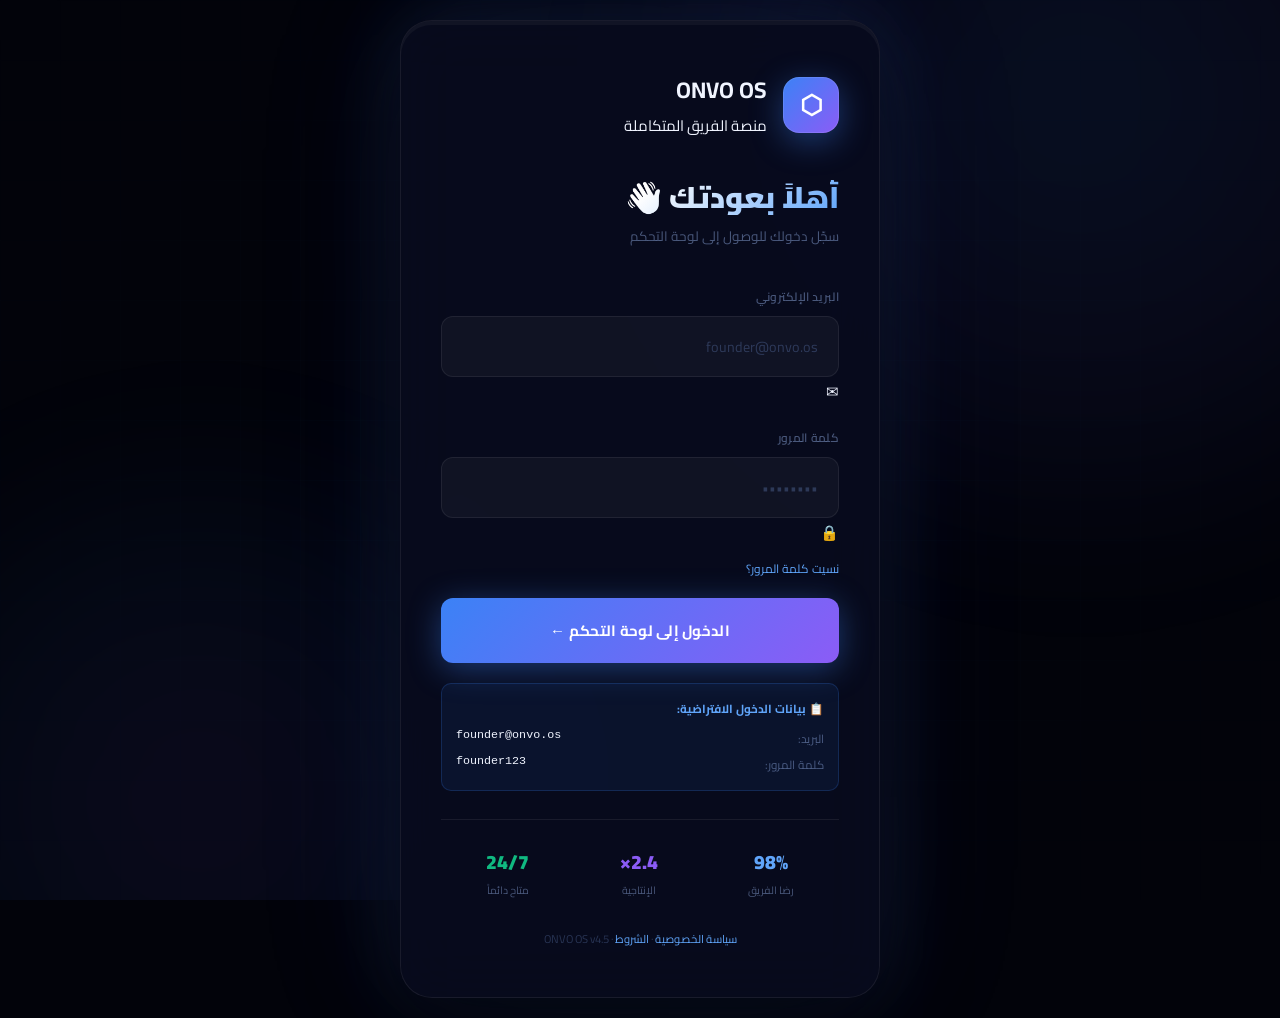
<file: index.html>
<!DOCTYPE html>
<html lang="ar" dir="rtl">
<head>
    <meta charset="UTF-8">
    <meta name="viewport" content="width=device-width, initial-scale=1.0, maximum-scale=1.0, user-scalable=no">
    <meta name="theme-color" content="#02030a">
    <meta name="apple-mobile-web-app-capable" content="yes">
    <meta name="apple-mobile-web-app-status-bar-style" content="black-translucent">
    <title>ONVO OS — تسجيل الدخول</title>
    <link rel="stylesheet" href="style.css">
    <link rel="icon" type="image/svg+xml" href="data:image/svg+xml,<svg xmlns='http://www.w3.org/2000/svg' viewBox='0 0 100 100'><text y='.9em' font-size='90'>⬡</text></svg>">
</head>
<body class="login-page">
    <!-- Ambient Background -->
    <div class="ambient"></div>
    <div class="ambient-mid"></div>
    <div class="grid-overlay"></div>

    <!-- Login Card -->
    <div class="login-card">
        <!-- Logo -->
        <div class="login-logo">
            <div class="logo-mark">⬡</div>
            <div class="login-logo-text">
                <h2>ONVO OS</h2>
                <span>منصة الفريق المتكاملة</span>
            </div>
        </div>

        <!-- Headline -->
        <h1 class="login-headline">أهلاً بعودتك 👋</h1>
        <p class="login-sub">سجّل دخولك للوصول إلى لوحة التحكم</p>

        <!-- Login Form -->
        <form id="loginForm" onsubmit="handleLogin(event)">
            <div class="form-group form-input-icon">
                <label class="form-label">البريد الإلكتروني</label>
                <input type="email" class="form-input" id="loginEmail" placeholder="founder@onvo.os" required>
                <span class="icon">✉</span>
            </div>

            <div class="form-group form-input-icon">
                <label class="form-label">كلمة المرور</label>
                <input type="password" class="form-input" id="loginPassword" placeholder="••••••••" required>
                <span class="icon">🔒</span>
            </div>

            <div class="forgot-row">
                <a href="#" class="forgot-link" onclick="openResetModal(); return false;">نسيت كلمة المرور؟</a>
            </div>

            <div class="login-error" id="loginError">
                <span>⚠️</span>
                <span id="loginErrorMessage">البريد أو كلمة المرور غير صحيحة</span>
            </div>

            <button type="submit" class="btn-primary" id="loginBtn">
                الدخول إلى لوحة التحكم ←
            </button>
        </form>

        <!-- Default Credentials Info -->
        <div style="margin-top: 20px; padding: 14px; background: rgba(59, 130, 246, 0.08); border: 1px solid rgba(59, 130, 246, 0.2); border-radius: 10px; font-size: 0.78rem; color: var(--t3);">
            <div style="font-weight: 700; color: var(--blue-bright); margin-bottom: 6px;">📋 بيانات الدخول الافتراضية:</div>
            <div style="display: flex; justify-content: space-between; margin-top: 8px;">
                <span>البريد:</span>
                <span style="color: var(--t1); font-family: monospace;" dir="ltr">founder@onvo.os</span>
            </div>
            <div style="display: flex; justify-content: space-between; margin-top: 4px;">
                <span>كلمة المرور:</span>
                <span style="color: var(--t1); font-family: monospace;" dir="ltr">founder123</span>
            </div>
        </div>

        <!-- Stats -->
        <div style="display: flex; justify-content: space-around; margin-top: 28px; padding-top: 24px; border-top: 1px solid var(--border-1);">
            <div style="text-align: center;">
                <div style="font-size: 1.3rem; font-weight: 900; color: var(--blue-bright);">98%</div>
                <div style="font-size: 0.7rem; color: var(--t3);">رضا الفريق</div>
            </div>
            <div style="text-align: center;">
                <div style="font-size: 1.3rem; font-weight: 900; color: var(--violet);">2.4×</div>
                <div style="font-size: 0.7rem; color: var(--t3);">الإنتاجية</div>
            </div>
            <div style="text-align: center;">
                <div style="font-size: 1.3rem; font-weight: 900; color: var(--emerald);">24/7</div>
                <div style="font-size: 0.7rem; color: var(--t3);">متاح دائماً</div>
            </div>
        </div>

        <!-- Footer -->
        <div class="login-footer">
            <a href="#">سياسة الخصوصية</a> · <a href="#">الشروط</a> · ONVO OS v4.5
        </div>
    </div>

    <!-- Reset Password Modal -->
    <div class="reset-modal" id="resetModal">
        <div class="reset-box">
            <h3>🔑 استعادة كلمة المرور</h3>
            <p>أدخل بريدك الإلكتروني وسنرسل لك رابط إعادة التعيين</p>
            <div class="form-group">
                <input type="email" class="form-input" id="resetEmail" placeholder="example@company.com">
            </div>
            <button class="btn-primary" onclick="sendResetLink()">إرسال رابط الاستعادة</button>
            <div class="success-note" id="resetSuccess">✅ تم الإرسال! تفقّد بريدك.</div>
            <button class="section-action" onclick="closeResetModal()" style="width: 100%; margin-top: 12px;">إغلاق</button>
        </div>
    </div>

    <!-- ═══════════════════════════════════════
         LOGIN JAVASCRIPT — كامل ومتكامل
         ═══════════════════════════════════════ -->
    <script>
    // ═══════════════════════════════════════
    //  ONVO OS — Login Handler v4.5
    // ═══════════════════════════════════════

    // Default Founder Credentials
    const DEFAULT_FOUNDER = {
        id: 'user_founder',
        email: 'founder@onvo.os',
        password: 'founder123',
        name: 'مؤسس أونفو',
        username: 'founder',
        role: 'مؤسس',
        department: 'founder',
        level: 'c-level',
        status: 'active',
        createdAt: new Date().toISOString()
    };

    // Initialize default user if not exists
    function initDefaultUser() {
        const users = JSON.parse(localStorage.getItem('onvo_users') || '[]');
        if (users.length === 0) {
            users.push({ ...DEFAULT_FOUNDER });
            localStorage.setItem('onvo_users', JSON.stringify(users));
            console.log('✅ تم إنشاء حساب المؤسس الافتراضي');
            console.log('📧 Email:', DEFAULT_FOUNDER.email);
            console.log('🔑 Password:', DEFAULT_FOUNDER.password);
        }
        return users;
    }

    // Login Handler
    async function handleLogin(event) {
        event.preventDefault();
        
        const email = document.getElementById('loginEmail').value.trim();
        const password = document.getElementById('loginPassword').value;
        const btn = document.getElementById('loginBtn');
        const errorEl = document.getElementById('loginError');
        const errorMsg = document.getElementById('loginErrorMessage');
        
        // Show loading
        btn.innerHTML = '<span class="spinner"></span> جاري الدخول...';
        btn.disabled = true;
        errorEl.classList.remove('show');
        errorEl.style.display = 'none';
        
        // Small delay for better UX
        await new Promise(resolve => setTimeout(resolve, 800));
        
        try {
            // Initialize default user
            initDefaultUser();
            
            // Check against stored users
            const users = JSON.parse(localStorage.getItem('onvo_users') || '[]');
            let user = users.find(u => 
                (u.email === email || u.username === email) && 
                u.password === password && 
                u.status === 'active'
            );
            
            // Fallback to default founder
            if (!user && email === DEFAULT_FOUNDER.email && password === DEFAULT_FOUNDER.password) {
                user = { ...DEFAULT_FOUNDER };
            }
            
            if (user) {
                // Store session
                sessionStorage.setItem('onvo_user', JSON.stringify({
                    id: user.id,
                    name: user.name,
                    username: user.username,
                    role: user.role,
                    email: user.email,
                    department: user.department,
                    level: user.level
                }));
                
                // Show success
                btn.innerHTML = '✅ تم تسجيل الدخول...';
                btn.style.background = 'linear-gradient(135deg, #10b981, #059669)';
                
                // Redirect to app
                setTimeout(() => {
                    window.location.href = 'app.html';
                }, 1000);
            } else {
                throw new Error('البريد الإلكتروني أو كلمة المرور غير صحيحة');
            }
        } catch (err) {
            errorEl.style.display = 'flex';
            errorEl.classList.add('show');
            errorMsg.textContent = err.message;
            btn.innerHTML = 'الدخول إلى لوحة التحكم ←';
            btn.disabled = false;
            btn.style.background = 'linear-gradient(135deg, var(--blue) 0%, var(--violet) 100%)';
            
            // Shake animation
            const loginCard = document.querySelector('.login-card');
            loginCard.style.animation = 'none';
            setTimeout(() => {
                loginCard.style.animation = 'shake 0.5s cubic-bezier(.36,.07,.19,.97) both';
            }, 10);
        }
    }

    // Add shake animation
    const style = document.createElement('style');
    style.textContent = `
        @keyframes shake {
            10%, 90% { transform: translateX(-1px); }
            20%, 80% { transform: translateX(2px); }
            30%, 50%, 70% { transform: translateX(-4px); }
            40%, 60% { transform: translateX(4px); }
        }
    `;
    document.head.appendChild(style);

    // Reset Modal Functions
    function openResetModal() {
        document.getElementById('resetModal').classList.add('open');
    }

    function closeResetModal() {
        document.getElementById('resetModal').classList.remove('open');
        document.getElementById('resetSuccess').classList.remove('show');
    }

    function sendResetLink() {
        const email = document.getElementById('resetEmail').value;
        if (!email) {
            alert('يرجى إدخال البريد الإلكتروني');
            return;
        }
        document.getElementById('resetSuccess').classList.add('show');
    }

    // Initialize on page load
    document.addEventListener('DOMContentLoaded', () => {
        initDefaultUser();
        console.log('🚀 ONVO OS Login Ready');
        console.log('📝 Default Credentials:');
        console.log('   Email: founder@onvo.os');
        console.log('   Password: founder123');
    });

    // Clear session on page unload (optional)
    window.addEventListener('beforeunload', () => {
        // Keep session for now
    });
    </script>
</body>
</html>
</file>
<file: style.css>
@import url('https://fonts.googleapis.com/css2?family=Cairo:wght@300;400;500;600;700;800;900&family=Tajawal:wght@300;400;500;700;800&display=swap');

/* ═══════════════════════════════════════
   ONVO OS v4.5 — Premium Mobile-First Design
   Glassmorphism + Neumorphism + 3D Effects
═══════════════════════════════════════ */

:root {
    /* Core Palette - Premium Dark */
    --void: #02030a;
    --deep: #05071a;
    --surface: #080c1f;
    --elevated: #0d1230;

    /* Glass Effects */
    --glass-1: rgba(255, 255, 255, 0.03);
    --glass-2: rgba(255, 255, 255, 0.055);
    --glass-3: rgba(255, 255, 255, 0.08);
    --glass-blur: 24px;

    /* Borders */
    --border-1: rgba(255, 255, 255, 0.07);
    --border-2: rgba(255, 255, 255, 0.12);
    --border-hot: rgba(99, 179, 237, 0.35);

    /* Brand Colors */
    --blue: #3b82f6;
    --blue-bright: #60a5fa;
    --blue-glow: rgba(59, 130, 246, 0.4);
    --blue-dim: rgba(59, 130, 246, 0.12);
    --indigo: #6366f1;
    --indigo-glow: rgba(99, 102, 241, 0.35);
    --violet: #8b5cf6;
    --violet-glow: rgba(139, 92, 246, 0.3);
    --cyan: #06b6d4;
    --emerald: #10b981;
    --emerald-glow: rgba(16, 185, 129, 0.3);
    --amber: #f59e0b;
    --rose: #f43f5e;

    /* Text Colors */
    --t1: #f0f4ff;
    --t2: rgba(200, 215, 255, 0.75);
    --t3: rgba(140, 165, 220, 0.5);
    --t4: rgba(100, 130, 190, 0.35);

    /* Layout - Mobile First */
    --sidebar-w: 280px;
    --sidebar-w-collapsed: 80px;
    --header-h: 64px;
    --bottom-nav-h: 70px;

    /* Border Radius */
    --r-sm: 12px;
    --r-md: 18px;
    --r-lg: 24px;
    --r-xl: 32px;

    /* 3D Shadows */
    --sh-card: 0 8px 32px rgba(0, 0, 0, 0.5), 0 2px 0 rgba(255, 255, 255, 0.05) inset;
    --sh-card-3d: 0 12px 48px rgba(0, 0, 0, 0.6), 0 4px 0 rgba(255, 255, 255, 0.08) inset, 0 -2px 0 rgba(0, 0, 0, 0.3) inset;
    --sh-float: 0 24px 80px rgba(0, 0, 0, 0.7), 0 4px 0 rgba(255, 255, 255, 0.04) inset;
    --sh-blue: 0 0 40px rgba(59, 130, 246, 0.35);
    --sh-violet: 0 0 40px rgba(139, 92, 246, 0.3);
    --sh-glow: 0 0 80px rgba(59, 130, 246, 0.2), 0 0 160px rgba(99, 102, 241, 0.1);

    /* Neumorphism */
    --neo-light: rgba(255, 255, 255, 0.05);
    --neo-dark: rgba(0, 0, 0, 0.4);
    --neo-shadow: 8px 8px 16px var(--neo-dark), -8px -8px 16px var(--neo-light);
    --neo-inset: inset 6px 6px 12px var(--neo-dark), inset -6px -6px 12px var(--neo-light);
}

/* ═══════════════════════════════════════
   BASE & RESET
═══════════════════════════════════════ */

*, *::before, *::after {
    box-sizing: border-box;
    margin: 0;
    padding: 0;
    -webkit-tap-highlight-color: transparent;
}

html {
    font-size: 15px;
    -webkit-font-smoothing: antialiased;
    -moz-osx-font-smoothing: grayscale;
    direction: rtl;
    scroll-behavior: smooth;
}

body {
    font-family: 'Cairo', sans-serif;
    background: var(--void);
    color: var(--t1);
    min-height: 100vh;
    overflow-x: hidden;
    direction: rtl;
    text-align: right;
    cursor: default;
    touch-action: manipulation;
}

/* Custom Cursor (Desktop) */
@media (min-width: 1024px) {
    *, a, button { cursor: default; }
    input, textarea, select { cursor: text; }
    button, [onclick], .nav-item, .section-action, .icon-btn, .fab,
    .role-btn, .task-check, .planner-day, .card-3d { cursor: pointer; }
}

/* ═══════════════════════════════════════
   AMBIENT BACKGROUND (Animated)
═══════════════════════════════════════ */

.ambient {
    position: fixed;
    inset: 0;
    z-index: 0;
    pointer-events: none;
    overflow: hidden;
}

.ambient::before {
    content: '';
    position: absolute;
    width: 1000px;
    height: 1000px;
    top: -400px;
    right: -300px;
    background: radial-gradient(ellipse,
        rgba(59, 130, 246, 0.1) 0%,
        rgba(99, 102, 241, 0.06) 40%,
        transparent 70%);
    animation: amb1 25s ease-in-out infinite alternate;
    filter: blur(60px);
}

.ambient::after {
    content: '';
    position: absolute;
    width: 800px;
    height: 800px;
    bottom: -300px;
    left: -200px;
    background: radial-gradient(ellipse,
        rgba(139, 92, 246, 0.08) 0%,
        rgba(59, 130, 246, 0.05) 40%,
        transparent 70%);
    animation: amb2 30s ease-in-out infinite alternate;
    filter: blur(60px);
}

@keyframes amb1 {
    from { transform: translate(0, 0) scale(1) rotate(0deg); }
    to { transform: translate(-80px, 100px) scale(1.2) rotate(8deg); }
}

@keyframes amb2 {
    from { transform: translate(0, 0) scale(1); }
    to { transform: translate(100px, -80px) scale(1.15); }
}

/* Grid Overlay */
.grid-overlay {
    position: fixed;
    inset: 0;
    z-index: 0;
    pointer-events: none;
    opacity: 0.03;
    background-image:
        linear-gradient(rgba(99, 179, 237, 0.5) 1px, transparent 1px),
        linear-gradient(90deg, rgba(99, 179, 237, 0.5) 1px, transparent 1px);
    background-size: 60px 60px;
    mask-image: radial-gradient(ellipse 80% 80% at 50% 50%, black 30%, transparent 100%);
}

/* ═══════════════════════════════════════
   GLASS + NEUMORPHISM BASE
═══════════════════════════════════════ */

.glass {
    background: var(--glass-1);
    backdrop-filter: blur(var(--glass-blur)) saturate(180%);
    -webkit-backdrop-filter: blur(var(--glass-blur)) saturate(180%);
    border: 1px solid var(--border-1);
    border-radius: var(--r-md);
    box-shadow: var(--sh-card);
    position: relative;
    overflow: hidden;
    transition: all 0.3s cubic-bezier(0.2, 0.8, 0.2, 1);
}

.glass::before {
    content: '';
    position: absolute;
    inset: 0;
    background: linear-gradient(135deg,
        rgba(255, 255, 255, 0.05) 0%,
        transparent 50%,
        rgba(255, 255, 255, 0.02) 100%);
    border-radius: inherit;
    pointer-events: none;
}

.glass:hover {
    border-color: var(--border-2);
    box-shadow: var(--sh-card-3d);
    transform: translateY(-2px);
}

/* ═══════════════════════════════════════
   3D INTERACTIVE CARDS
═══════════════════════════════════════ */

.card-3d {
    background: var(--glass-1);
    backdrop-filter: blur(var(--glass-blur)) saturate(180%);
    -webkit-backdrop-filter: blur(var(--glass-blur)) saturate(180%);
    border: 1px solid var(--border-1);
    border-radius: var(--r-lg);
    box-shadow: var(--sh-card-3d);
    padding: 24px;
    position: relative;
    overflow: hidden;
    transition: all 0.4s cubic-bezier(0.2, 0.8, 0.2, 1);
    transform-style: preserve-3d;
    perspective: 1000px;
}

.card-3d:hover {
    transform: translateY(-8px) rotateX(2deg) rotateY(-2deg);
    box-shadow: 0 20px 60px rgba(0, 0, 0, 0.7),
                0 8px 0 rgba(255, 255, 255, 0.1) inset,
                0 -4px 0 rgba(0, 0, 0, 0.4) inset;
    border-color: var(--border-hot);
}

/* ═══════════════════════════════════════
   WELCOME OVERLAY (Audio)
═══════════════════════════════════════ */

.welcome-overlay {
    position: fixed;
    inset: 0;
    z-index: 9999;
    background: radial-gradient(ellipse at center,
        rgba(59, 130, 246, 0.15) 0%,
        rgba(2, 3, 10, 0.98) 100%);
    backdrop-filter: blur(20px);
    display: flex;
    align-items: center;
    justify-content: center;
    flex-direction: column;
    opacity: 0;
    pointer-events: none;
    transition: opacity 0.5s cubic-bezier(0.2, 0.8, 0.2, 1);
}

.welcome-overlay.active {
    opacity: 1;
    pointer-events: all;
}

.welcome-content {
    text-align: center;
    animation: welcomeIn 0.8s cubic-bezier(0.2, 0.8, 0.2, 1) both;
}

@keyframes welcomeIn {
    from {
        opacity: 0;
        transform: scale(0.8) translateY(40px);
    }
    to {
        opacity: 1;
        transform: scale(1) translateY(0);
    }
}

.welcome-avatar {
    width: 120px;
    height: 120px;
    margin: 0 auto 24px;
    background: linear-gradient(135deg, var(--blue), var(--violet));
    border-radius: 50%;
    display: flex;
    align-items: center;
    justify-content: center;
    font-size: 48px;
    font-weight: 900;
    color: #fff;
    box-shadow: 0 20px 60px var(--blue-glow),
                0 0 0 8px rgba(99, 102, 241, 0.2);
    animation: avatarPulse 2s ease-in-out infinite;
    font-family: 'Cairo', sans-serif;
}

@keyframes avatarPulse {
    0%, 100% {
        box-shadow: 0 20px 60px var(--blue-glow),
                    0 0 0 8px rgba(99, 102, 241, 0.2);
        transform: scale(1);
    }
    50% {
        box-shadow: 0 30px 80px var(--violet-glow),
                    0 0 0 12px rgba(139, 92, 246, 0.3);
        transform: scale(1.05);
    }
}

.welcome-title {
    font-size: 2.5rem;
    font-weight: 900;
    background: linear-gradient(135deg, #fff 40%, var(--blue-bright));
    -webkit-background-clip: text;
    -webkit-text-fill-color: transparent;
    margin-bottom: 8px;
    font-family: 'Cairo', sans-serif;
}

.welcome-subtitle {
    font-size: 1.1rem;
    color: var(--t3);
    margin-bottom: 32px;
}

.welcome-wave {
    display: flex;
    gap: 6px;
    justify-content: center;
    margin-top: 24px;
}

.welcome-wave span {
    width: 6px;
    height: 40px;
    background: linear-gradient(180deg, var(--blue), var(--violet));
    border-radius: 10px;
    animation: wave 1.2s ease-in-out infinite;
}

.welcome-wave span:nth-child(2) { animation-delay: 0.1s; }
.welcome-wave span:nth-child(3) { animation-delay: 0.2s; }
.welcome-wave span:nth-child(4) { animation-delay: 0.3s; }
.welcome-wave span:nth-child(5) { animation-delay: 0.4s; }

@keyframes wave {
    0%, 100% { transform: scaleY(0.5); opacity: 0.5; }
    50% { transform: scaleY(1); opacity: 1; }
}

/* Audio Indicator */
.audio-indicator {
    position: fixed;
    bottom: 100px;
    left: 32px;
    padding: 10px 16px;
    background: var(--glass-1);
    border: 1px solid var(--border-1);
    border-radius: 12px;
    display: flex;
    align-items: center;
    gap: 10px;
    font-size: 0.8rem;
    color: var(--t2);
    opacity: 0;
    transform: translateY(20px);
    transition: all 0.4s;
    z-index: 300;
}

.audio-indicator.active {
    opacity: 1;
    transform: translateY(0);
}

.audio-indicator .pulse {
    width: 10px;
    height: 10px;
    background: var(--emerald);
    border-radius: 50%;
    animation: audioPulse 1s ease-in-out infinite;
}

@keyframes audioPulse {
    0%, 100% { box-shadow: 0 0 0 0 rgba(16, 185, 129, 0.7); }
    50% { box-shadow: 0 0 0 10px rgba(16, 185, 129, 0); }
}

/* ═══════════════════════════════════════
   ORGANIZATIONAL STRUCTURE STYLES
═══════════════════════════════════════ */

.org-chart {
    display: flex;
    flex-direction: column;
    gap: 24px;
    padding: 24px;
}

.org-level {
    display: flex;
    justify-content: center;
    gap: 16px;
    flex-wrap: wrap;
    position: relative;
}

.org-card {
    padding: 16px 20px;
    background: var(--glass-1);
    border: 1px solid var(--border-1);
    border-radius: var(--r-md);
    min-width: 180px;
    text-align: center;
    transition: all 0.3s;
    position: relative;
}

.org-card:hover {
    background: var(--glass-2);
    border-color: var(--border-hot);
    transform: translateY(-4px);
    box-shadow: var(--sh-card-3d);
}

.org-role {
    font-size: 0.85rem;
    font-weight: 700;
    color: var(--t1);
    margin-bottom: 4px;
}

.org-dept {
    font-size: 0.7rem;
    color: var(--t3);
    text-transform: uppercase;
    letter-spacing: 1px;
}

.org-level.founder .org-card {
    background: linear-gradient(135deg,
        rgba(139, 92, 246, 0.2),
        rgba(99, 102, 241, 0.15));
    border-color: rgba(139, 92, 246, 0.4);
}

.org-level.executive .org-card {
    background: linear-gradient(135deg,
        rgba(59, 130, 246, 0.18),
        rgba(99, 102, 241, 0.12));
    border-color: rgba(59, 130, 246, 0.35);
}

/* Department Color Coding */
.dept-creative { border-left: 3px solid var(--violet); }
.dept-accounts { border-left: 3px solid var(--blue); }
.dept-digital { border-left: 3px solid var(--cyan); }
.dept-production { border-left: 3px solid var(--amber); }
.dept-pr { border-left: 3px solid var(--rose); }
.dept-hr { border-left: 3px solid var(--emerald); }
.dept-finance { border-left: 3px solid var(--indigo); }
.dept-tech { border-left: 3px solid var(--t2); }

/* User Creation Form */
.user-creation-grid {
    display: grid;
    grid-template-columns: 1fr 1fr;
    gap: 16px;
    margin-bottom: 20px;
}

@media (max-width: 768px) {
    .user-creation-grid {
        grid-template-columns: 1fr;
    }
}

.department-select {
    grid-column: 1 / -1;
}

.role-hierarchy-visual {
    display: flex;
    flex-direction: column;
    gap: 8px;
    margin: 20px 0;
    padding: 16px;
    background: var(--glass-1);
    border-radius: var(--r-md);
    border: 1px solid var(--border-1);
}

.role-tier {
    display: flex;
    align-items: center;
    gap: 12px;
    padding: 10px 14px;
    border-radius: 10px;
    cursor: pointer;
    transition: all 0.3s;
    border: 1px solid transparent;
}

.role-tier:hover {
    background: var(--glass-2);
}

.role-tier.selected {
    background: rgba(99, 102, 241, 0.15);
    border-color: rgba(99, 102, 241, 0.4);
    box-shadow: 0 4px 16px rgba(99, 102, 241, 0.2);
}

.role-tier-icon {
    width: 36px;
    height: 36px;
    border-radius: 10px;
    display: flex;
    align-items: center;
    justify-content: center;
    font-size: 16px;
    flex-shrink: 0;
}

.role-tier-info {
    flex: 1;
}

.role-tier-name {
    font-size: 0.85rem;
    font-weight: 700;
    color: var(--t1);
}

.role-tier-desc {
    font-size: 0.7rem;
    color: var(--t3);
}

/* ═══════════════════════════════════════
   LOGIN PAGE
═══════════════════════════════════════ */

.login-page {
    display: flex;
    align-items: center;
    justify-content: center;
    min-height: 100vh;
    position: relative;
    z-index: 1;
    padding: 20px;
}

.login-card {
    width: 100%;
    max-width: 480px;
    padding: 48px 40px;
    border-radius: var(--r-xl);
    background: rgba(8, 12, 31, 0.9);
    backdrop-filter: blur(30px);
    -webkit-backdrop-filter: blur(30px);
    border: 1px solid var(--border-1);
    box-shadow: var(--sh-float), var(--sh-glow);
    position: relative;
    overflow: hidden;
    animation: loginAppear 0.8s cubic-bezier(0.2, 0.8, 0.2, 1) both;
}

@keyframes loginAppear {
    from {
        opacity: 0;
        transform: translateY(40px) scale(0.92);
    }
    to {
        opacity: 1;
        transform: translateY(0) scale(1);
    }
}

.login-logo {
    display: flex;
    align-items: center;
    gap: 16px;
    margin-bottom: 40px;
}

.login-logo .logo-mark {
    width: 56px;
    height: 56px;
    background: linear-gradient(135deg, var(--blue), var(--violet));
    border-radius: 16px;
    display: flex;
    align-items: center;
    justify-content: center;
    font-size: 26px;
    font-weight: 900;
    box-shadow: 0 8px 32px var(--blue-glow),
                0 0 0 1px rgba(255, 255, 255, 0.1) inset;
    animation: logoPulse 3s ease-in-out infinite;
    flex-shrink: 0;
    font-family: 'Cairo', sans-serif;
    color: #fff;
    letter-spacing: -1px;
}

@keyframes logoPulse {
    0%, 100% {
        box-shadow: 0 8px 32px var(--blue-glow);
        transform: scale(1);
    }
    50% {
        box-shadow: 0 12px 48px var(--violet-glow);
        transform: scale(1.05);
    }
}

.login-headline {
    font-size: 2rem;
    font-weight: 900;
    line-height: 1.15;
    margin-bottom: 8px;
    background: linear-gradient(135deg, #fff 50%, var(--blue-bright));
    -webkit-background-clip: text;
    -webkit-text-fill-color: transparent;
}

.login-sub {
    color: var(--t3);
    font-size: 0.9rem;
    margin-bottom: 36px;
}

.form-group {
    margin-bottom: 20px;
    position: relative;
}

.form-label {
    font-size: 0.8rem;
    color: var(--t3);
    margin-bottom: 8px;
    display: block;
    font-weight: 600;
    letter-spacing: 0.3px;
}

.form-input {
    width: 100%;
    padding: 16px 20px;
    background: rgba(255, 255, 255, 0.04);
    border: 1px solid var(--border-1);
    border-radius: var(--r-sm);
    color: var(--t1);
    font-size: 0.95rem;
    font-family: 'Cairo', sans-serif;
    outline: none;
    transition: all 0.3s cubic-bezier(0.2, 0.8, 0.2, 1);
}

.form-input::placeholder {
    color: var(--t4);
}

.form-input:focus {
    border-color: rgba(99, 102, 241, 0.6);
    background: rgba(99, 102, 241, 0.08);
    box-shadow: 0 0 0 4px rgba(99, 102, 241, 0.15),
                0 6px 20px rgba(0, 0, 0, 0.4);
    transform: translateY(-2px);
}

.btn-primary {
    width: 100%;
    padding: 18px;
    background: linear-gradient(135deg, var(--blue) 0%, var(--violet) 100%);
    border: none;
    border-radius: var(--r-sm);
    color: #fff;
    font-size: 1rem;
    font-weight: 700;
    font-family: 'Cairo', sans-serif;
    position: relative;
    overflow: hidden;
    transition: all 0.3s cubic-bezier(0.2, 0.8, 0.2, 1);
    box-shadow: 0 6px 32px var(--blue-glow);
    letter-spacing: 0.3px;
}

.btn-primary:hover {
    transform: translateY(-3px);
    box-shadow: 0 12px 48px var(--blue-glow);
}

.btn-primary:active {
    transform: translateY(1px) scale(0.98);
}

.forgot-row {
    display: flex;
    justify-content: flex-start;
    margin-top: -10px;
    margin-bottom: 18px;
}

.forgot-link {
    font-size: 0.8rem;
    color: var(--blue-bright);
    text-decoration: none;
    transition: color 0.2s;
}

.forgot-link:hover {
    color: #fff;
}

.login-error {
    background: rgba(244, 63, 94, 0.1);
    border: 1px solid rgba(244, 63, 94, 0.25);
    border-radius: var(--r-sm);
    padding: 11px 15px;
    font-size: 0.84rem;
    color: #f87171;
    margin-bottom: 16px;
    display: none;
}

.login-error.show {
    display: flex;
    align-items: center;
    gap: 8px;
}

.login-footer {
    margin-top: 28px;
    text-align: center;
    font-size: 0.75rem;
    color: var(--t4);
}

.login-footer a {
    color: var(--blue-bright);
    text-decoration: none;
}

/* Reset Modal */
.reset-modal {
    position: fixed;
    inset: 0;
    background: rgba(2, 3, 10, 0.85);
    backdrop-filter: blur(12px);
    display: none;
    align-items: center;
    justify-content: center;
    z-index: 999;
    padding: 20px;
}

.reset-modal.open {
    display: flex;
}

.reset-box {
    background: rgba(8, 12, 31, 0.97);
    border: 1px solid var(--border-2);
    border-radius: var(--r-lg);
    padding: 36px;
    width: 100%;
    max-width: 420px;
    box-shadow: var(--sh-float);
    animation: modalIn 0.35s cubic-bezier(.2, .8, .2, 1);
}

@keyframes modalIn {
    from { opacity: 0; transform: scale(0.9) translateY(20px); }
    to { opacity: 1; transform: scale(1) translateY(0); }
}

.success-note {
    background: rgba(16, 185, 129, 0.1);
    border: 1px solid rgba(16, 185, 129, 0.25);
    border-radius: var(--r-sm);
    padding: 11px 14px;
    font-size: 0.83rem;
    color: #34d399;
    margin-top: 12px;
    display: none;
}

.success-note.show {
    display: block;
}

/* ═══════════════════════════════════════
   APP LAYOUT
═══════════════════════════════════════ */

.app-layout {
    display: flex;
    min-height: 100vh;
    position: relative;
    z-index: 1;
}

/* Sidebar */
.sidebar {
    width: var(--sidebar-w);
    min-height: 100vh;
    position: fixed;
    top: 0;
    right: 0;
    display: flex;
    flex-direction: column;
    background: rgba(5, 7, 22, 0.95);
    backdrop-filter: blur(30px);
    -webkit-backdrop-filter: blur(30px);
    border-left: 1px solid var(--border-1);
    z-index: 100;
    transition: transform 0.4s cubic-bezier(0.2, 0.8, 0.2, 1),
                width 0.3s cubic-bezier(0.2, 0.8, 0.2, 1);
}

.sidebar.collapsed {
    width: var(--sidebar-w-collapsed);
}

.sidebar-logo {
    padding: 24px 22px 20px;
    display: flex;
    align-items: center;
    gap: 14px;
    border-bottom: 1px solid var(--border-1);
}

.sidebar-logo .logo-mark {
    width: 42px;
    height: 42px;
    background: linear-gradient(135deg, var(--blue), var(--violet));
    border-radius: 12px;
    display: flex;
    align-items: center;
    justify-content: center;
    font-size: 17px;
    font-weight: 900;
    color: #fff;
    box-shadow: 0 6px 20px var(--blue-glow);
    flex-shrink: 0;
    font-family: 'Cairo', sans-serif;
}

.sidebar-role-badge {
    margin: 16px 18px 10px;
    padding: 10px 16px;
    background: linear-gradient(135deg,
        rgba(59, 130, 246, 0.12),
        rgba(99, 102, 241, 0.1));
    border: 1px solid rgba(99, 102, 241, 0.25);
    border-radius: 12px;
    display: flex;
    align-items: center;
    gap: 10px;
    font-size: 0.75rem;
    color: var(--blue-bright);
    font-weight: 700;
    letter-spacing: 0.8px;
    text-transform: uppercase;
}

.live-dot {
    width: 8px;
    height: 8px;
    border-radius: 50%;
    background: var(--emerald);
    flex-shrink: 0;
    box-shadow: 0 0 12px var(--emerald);
    animation: blink 2s ease-in-out infinite;
}

@keyframes blink {
    0%, 100% { opacity: 1; }
    50% { opacity: 0.3; }
}

.sidebar-section-label {
    padding: 18px 22px 8px;
    font-size: 0.65rem;
    color: var(--t4);
    letter-spacing: 2px;
    text-transform: uppercase;
    font-weight: 700;
}

.sidebar-nav {
    flex: 1;
    overflow-y: auto;
    padding: 6px 12px 20px;
}

.nav-item {
    display: flex;
    align-items: center;
    gap: 14px;
    padding: 12px 16px;
    color: var(--t3);
    font-size: 0.9rem;
    font-weight: 600;
    border-radius: 12px;
    margin: 3px 0;
    transition: all 0.3s cubic-bezier(0.2, 0.8, 0.2, 1);
    position: relative;
    user-select: none;
    text-decoration: none;
}

.nav-item:hover {
    background: var(--glass-2);
    color: var(--t2);
    transform: translateX(-6px);
}

.nav-item.active {
    background: linear-gradient(135deg,
        rgba(59, 130, 246, 0.18),
        rgba(99, 102, 241, 0.14));
    color: var(--blue-bright);
    border: 1px solid rgba(99, 102, 241, 0.25);
}

.nav-icon {
    width: 40px;
    height: 40px;
    display: flex;
    align-items: center;
    justify-content: center;
    border-radius: 11px;
    font-size: 18px;
    flex-shrink: 0;
    background: var(--glass-1);
    transition: all 0.3s;
}

.nav-badge {
    margin-right: auto;
    background: linear-gradient(135deg, var(--blue), var(--violet));
    color: #fff;
    font-size: 0.68rem;
    font-weight: 800;
    padding: 3px 10px;
    border-radius: 20px;
    min-width: 24px;
    text-align: center;
    box-shadow: 0 3px 12px var(--blue-glow);
}

.sidebar-footer {
    padding: 16px 14px;
    border-top: 1px solid var(--border-1);
}

.user-card {
    display: flex;
    align-items: center;
    gap: 12px;
    padding: 12px 14px;
    background: var(--glass-1);
    border: 1px solid var(--border-1);
    border-radius: var(--r-md);
    transition: all 0.3s;
}

.user-avatar {
    width: 42px;
    height: 42px;
    border-radius: 50%;
    background: linear-gradient(135deg, var(--blue), var(--violet));
    display: flex;
    align-items: center;
    justify-content: center;
    font-size: 15px;
    font-weight: 800;
    flex-shrink: 0;
    font-family: 'Cairo', sans-serif;
    color: #fff;
    box-shadow: 0 4px 16px var(--blue-glow);
    border: 2px solid rgba(99, 102, 241, 0.3);
}

.user-info {
    flex: 1;
    min-width: 0;
}

.user-name {
    font-size: 0.88rem;
    font-weight: 700;
    color: var(--t1);
    white-space: nowrap;
    overflow: hidden;
    text-overflow: ellipsis;
}

.user-role {
    font-size: 0.72rem;
    color: var(--t3);
    margin-top: 2px;
}

/* Mobile Bottom Navigation */
.bottom-nav {
    display: none;
    position: fixed;
    bottom: 0;
    left: 0;
    right: 0;
    height: var(--bottom-nav-h);
    background: rgba(5, 7, 22, 0.95);
    backdrop-filter: blur(30px);
    -webkit-backdrop-filter: blur(30px);
    border-top: 1px solid var(--border-1);
    z-index: 100;
    padding: 8px 16px;
    padding-bottom: calc(8px + env(safe-area-inset-bottom));
}

.bottom-nav-items {
    display: flex;
    justify-content: space-around;
    align-items: center;
    height: 100%;
}

.bottom-nav-item {
    display: flex;
    flex-direction: column;
    align-items: center;
    gap: 4px;
    padding: 8px 16px;
    color: var(--t3);
    font-size: 0.68rem;
    font-weight: 600;
    border-radius: 12px;
    transition: all 0.3s;
    text-decoration: none;
}

.bottom-nav-item .nav-icon {
    width: 44px;
    height: 44px;
    background: var(--glass-1);
}

.bottom-nav-item.active {
    color: var(--blue-bright);
}

.bottom-nav-item.active .nav-icon {
    background: linear-gradient(135deg,
        rgba(59, 130, 246, 0.25),
        rgba(99, 102, 241, 0.2));
    box-shadow: 0 4px 16px var(--blue-glow);
    transform: translateY(-8px);
}

@media (max-width: 768px) {
    .sidebar {
        display: none;
    }

    .bottom-nav {
        display: block;
    }

    .main-content {
        margin-right: 0 !important;
        padding-bottom: var(--bottom-nav-h) !important;
    }
}

/* Main Content */
.main-content {
    margin-right: var(--sidebar-w);
    flex: 1;
    display: flex;
    flex-direction: column;
    min-height: 100vh;
    transition: margin-right 0.3s cubic-bezier(0.2, 0.8, 0.2, 1);
}

@media (max-width: 768px) {
    .main-content {
        margin-right: 0 !important;
    }
}

/* Topbar */
.topbar {
    height: var(--header-h);
    display: flex;
    align-items: center;
    gap: 16px;
    padding: 0 24px;
    background: rgba(5, 7, 22, 0.8);
    backdrop-filter: blur(20px);
    -webkit-backdrop-filter: blur(20px);
    border-bottom: 1px solid var(--border-1);
    position: sticky;
    top: 0;
    z-index: 50;
}

.menu-toggle {
    display: none;
    width: 44px;
    height: 44px;
    background: var(--glass-1);
    border: 1px solid var(--border-1);
    border-radius: 12px;
    align-items: center;
    justify-content: center;
    font-size: 20px;
    color: var(--t2);
    transition: all 0.3s;
}

@media (max-width: 768px) {
    .menu-toggle {
        display: flex;
    }
}

.topbar-title {
    font-family: 'Cairo', sans-serif;
    font-size: 1.1rem;
    font-weight: 800;
    flex: 1;
    color: var(--t1);
}

.topbar-search {
    display: flex;
    align-items: center;
    gap: 10px;
    padding: 10px 18px;
    background: var(--glass-1);
    border: 1px solid var(--border-1);
    border-radius: 12px;
    width: 260px;
    transition: all 0.3s;
    flex-direction: row-reverse;
}

.topbar-search input {
    background: none;
    border: none;
    outline: none;
    color: var(--t1);
    font-size: 0.88rem;
    flex: 1;
    font-family: 'Cairo', sans-serif;
}

.topbar-actions {
    display: flex;
    align-items: center;
    gap: 10px;
}

.icon-btn {
    width: 42px;
    height: 42px;
    background: var(--glass-1);
    border: 1px solid var(--border-1);
    border-radius: 12px;
    display: flex;
    align-items: center;
    justify-content: center;
    font-size: 18px;
    color: var(--t2);
    transition: all 0.3s;
    position: relative;
}

.icon-btn:hover {
    background: var(--glass-2);
    transform: translateY(-3px);
}

.notif-dot {
    width: 10px;
    height: 10px;
    background: var(--rose);
    border-radius: 50%;
    position: absolute;
    top: 6px;
    right: 6px;
    box-shadow: 0 0 10px var(--rose);
    animation: blink 2s infinite;
}

/* Page Content */
.page-content {
    padding: 24px;
    flex: 1;
}

.page-view {
    display: none;
}

.page-view.active {
    display: block;
    animation: fadeIn 0.4s cubic-bezier(0.2, 0.8, 0.2, 1);
}

@keyframes fadeIn {
    from { opacity: 0; transform: translateY(20px); }
    to { opacity: 1; transform: translateY(0); }
}

.page-header {
    margin-bottom: 32px;
}

.page-header h1 {
    font-size: 1.75rem;
    font-weight: 900;
    margin-bottom: 6px;
    background: linear-gradient(135deg, #fff 60%, var(--blue-bright));
    -webkit-background-clip: text;
    -webkit-text-fill-color: transparent;
    background-clip: text;
}

.page-header p {
    color: var(--t3);
    font-size: 0.9rem;
}

/* Quick Actions */
.quick-actions {
    display: flex;
    gap: 12px;
    flex-wrap: wrap;
    margin-bottom: 24px;
}

.quick-action-btn {
    display: flex;
    align-items: center;
    gap: 10px;
    padding: 12px 20px;
    background: var(--glass-1);
    border: 1px solid var(--border-1);
    border-radius: 12px;
    color: var(--t2);
    font-size: 0.85rem;
    font-weight: 600;
    transition: all 0.3s;
    white-space: nowrap;
}

.quick-action-btn:hover {
    background: var(--glass-2);
    border-color: var(--border-hot);
    transform: translateY(-3px);
}

/* Stats Grid */
.stats-grid {
    display: grid;
    grid-template-columns: repeat(auto-fill, minmax(240px, 1fr));
    gap: 20px;
    margin-bottom: 28px;
}

.stat-card {
    padding: 26px 24px 22px;
    border-radius: var(--r-lg);
    position: relative;
    overflow: hidden;
    transition: all 0.4s;
    animation: cardIn 0.6s cubic-bezier(0.2, 0.8, 0.2, 1) both;
}

@keyframes cardIn {
    from {
        opacity: 0;
        transform: translateY(30px) scale(0.95);
    }
    to {
        opacity: 1;
        transform: translateY(0) scale(1);
    }
}

.stat-card::after {
    content: '';
    position: absolute;
    top: 0;
    left: 0;
    right: 0;
    height: 3px;
    border-radius: var(--r-lg) var(--r-lg) 0 0;
}

.stat-card.blue::after {
    background: linear-gradient(90deg, transparent, var(--blue), transparent);
}

.stat-card.indigo::after {
    background: linear-gradient(90deg, transparent, var(--indigo), transparent);
}

.stat-card.violet::after {
    background: linear-gradient(90deg, transparent, var(--violet), transparent);
}

.stat-card.emerald::after {
    background: linear-gradient(90deg, transparent, var(--emerald), transparent);
}

.stat-icon {
    width: 52px;
    height: 52px;
    border-radius: 15px;
    display: flex;
    align-items: center;
    justify-content: center;
    font-size: 24px;
    margin-bottom: 18px;
    position: relative;
    z-index: 1;
}

.stat-value {
    font-family: 'Cairo', sans-serif;
    font-size: 2.4rem;
    font-weight: 900;
    line-height: 1;
    margin-bottom: 6px;
    position: relative;
    z-index: 1;
}

.stat-label {
    color: var(--t3);
    font-size: 0.85rem;
    position: relative;
    z-index: 1;
    font-weight: 500;
}

.stat-delta {
    position: absolute;
    top: 20px;
    left: 20px;
    font-size: 0.75rem;
    font-weight: 700;
    padding: 4px 12px;
    border-radius: 20px;
}

.stat-delta.up {
    background: rgba(16, 185, 129, 0.18);
    color: #34d399;
}

.trend-bar {
    height: 6px;
    background: rgba(255, 255, 255, 0.08);
    border-radius: 10px;
    margin-top: 16px;
    overflow: hidden;
    position: relative;
}

.trend-fill {
    height: 100%;
    border-radius: 10px;
    transition: width 1.5s;
    position: relative;
}

.trend-fill.blue {
    background: linear-gradient(90deg, var(--blue), var(--blue-bright));
}

.trend-fill.indigo {
    background: linear-gradient(90deg, var(--indigo), #a5b4fc);
}

.trend-fill.violet {
    background: linear-gradient(90deg, var(--violet), #c4b5fd);
}

.trend-fill.emerald {
    background: linear-gradient(90deg, var(--emerald), #34d399);
}

/* Dashboard Grid */
.dashboard-grid {
    display: grid;
    grid-template-columns: 1fr 380px;
    gap: 24px;
}

@media (max-width: 1100px) {
    .dashboard-grid {
        grid-template-columns: 1fr;
    }
}

/* Section Cards */
.section-card {
    padding: 24px;
    border-radius: var(--r-lg);
    animation: cardIn 0.6s cubic-bezier(0.2, 0.8, 0.2, 1) both;
}

.section-header {
    display: flex;
    align-items: center;
    justify-content: space-between;
    margin-bottom: 20px;
    flex-wrap: wrap;
    gap: 12px;
}

.section-title {
    font-family: 'Cairo', sans-serif;
    font-size: 1.05rem;
    font-weight: 800;
    display: flex;
    align-items: center;
    gap: 10px;
}

.section-action {
    font-size: 0.8rem;
    color: var(--blue-bright);
    padding: 8px 16px;
    border-radius: 10px;
    border: 1px solid rgba(59, 130, 246, 0.3);
    background: rgba(59, 130, 246, 0.08);
    transition: all 0.25s;
    font-weight: 600;
    white-space: nowrap;
}

.section-action:hover {
    background: rgba(59, 130, 246, 0.18);
    border-color: rgba(59, 130, 246, 0.5);
    transform: translateY(-2px);
}

/* Task Rows */
.task-list {
    display: flex;
    flex-direction: column;
    gap: 12px;
}

.task-row {
    display: flex;
    align-items: center;
    gap: 14px;
    padding: 16px 18px;
    background: rgba(255, 255, 255, 0.03);
    border: 1px solid var(--border-1);
    border-radius: var(--r-md);
    transition: all 0.3s;
    position: relative;
    overflow: hidden;
}

.task-row:hover {
    background: var(--glass-2);
    border-color: var(--border-2);
    transform: translateX(-6px);
}

.task-check {
    width: 26px;
    height: 26px;
    border-radius: 50%;
    border: 2px solid var(--border-2);
    display: flex;
    align-items: center;
    justify-content: center;
    font-size: 13px;
    flex-shrink: 0;
    transition: all 0.4s;
    background: var(--glass-1);
}

.task-check.done {
    background: linear-gradient(135deg, var(--emerald), #059669);
    border-color: var(--emerald);
    box-shadow: 0 0 18px var(--emerald-glow);
    animation: checkPop 0.5s;
}

@keyframes checkPop {
    0% { transform: scale(0.5); }
    60% { transform: scale(1.25); }
    100% { transform: scale(1); }
}

.task-info {
    flex: 1;
    min-width: 0;
}

.task-title {
    font-size: 0.92rem;
    font-weight: 600;
    white-space: nowrap;
    overflow: hidden;
    text-overflow: ellipsis;
}

.task-meta {
    font-size: 0.75rem;
    color: var(--t3);
    margin-top: 4px;
}

.task-assignee {
    font-size: 0.74rem;
    font-weight: 700;
    padding: 4px 14px;
    border-radius: 20px;
    white-space: nowrap;
}

.task-assignee.blue {
    background: var(--blue-dim);
    color: var(--blue-bright);
}

.task-priority {
    width: 10px;
    height: 10px;
    border-radius: 50%;
    flex-shrink: 0;
    box-shadow: 0 0 10px currentColor;
}

.task-priority.high {
    background: var(--rose);
    box-shadow: 0 0 10px var(--rose);
}

.task-priority.med {
    background: var(--amber);
    box-shadow: 0 0 10px var(--amber);
}

.task-priority.low {
    background: var(--emerald);
    box-shadow: 0 0 10px var(--emerald);
}

/* Team Progress */
.team-list {
    display: flex;
    flex-direction: column;
    gap: 18px;
}

.team-member {
    display: flex;
    align-items: center;
    gap: 14px;
    padding: 14px;
    background: var(--glass-1);
    border: 1px solid var(--border-1);
    border-radius: var(--r-md);
    transition: all 0.3s;
}

.team-member:hover {
    background: var(--glass-2);
    border-color: var(--border-2);
    transform: translateX(-4px);
}

.member-avatar {
    width: 44px;
    height: 44px;
    border-radius: 50%;
    display: flex;
    align-items: center;
    justify-content: center;
    font-size: 14px;
    font-weight: 800;
    flex-shrink: 0;
    font-family: 'Cairo', sans-serif;
    color: #fff;
    border: 2px solid rgba(255, 255, 255, 0.1);
    position: relative;
}

.member-avatar::after {
    content: '';
    position: absolute;
    bottom: 2px;
    right: 2px;
    width: 12px;
    height: 12px;
    border-radius: 50%;
    background: var(--emerald);
    border: 2px solid var(--surface);
    box-shadow: 0 0 8px var(--emerald);
}

.member-info {
    flex: 1;
}

.member-name {
    font-size: 0.88rem;
    font-weight: 700;
    margin-bottom: 8px;
    display: flex;
    justify-content: space-between;
    align-items: center;
}

.progress-bar {
    height: 6px;
    background: rgba(255, 255, 255, 0.08);
    border-radius: 10px;
    overflow: visible;
    position: relative;
}

.progress-fill {
    height: 100%;
    border-radius: 10px;
    transition: width 1.6s;
    position: relative;
}

.progress-fill.blue {
    background: linear-gradient(90deg, var(--blue), var(--blue-bright));
}

/* Weekly Planner */
.planner-grid {
    display: grid;
    grid-template-columns: repeat(7, 1fr);
    gap: 8px;
}

.planner-day {
    text-align: center;
    padding: 14px 6px;
    background: var(--glass-1);
    border: 1px solid var(--border-1);
    border-radius: 12px;
    transition: all 0.25s;
}

.planner-day:hover {
    background: var(--glass-2);
    transform: translateY(-2px);
}

.planner-day.today {
    background: linear-gradient(135deg, rgba(59, 130, 246, 0.12), rgba(99, 102, 241, 0.09));
    border-color: rgba(99, 102, 241, 0.3);
    box-shadow: 0 0 20px rgba(99, 102, 241, 0.1);
}

.day-name {
    font-size: 0.62rem;
    color: var(--t3);
    text-transform: uppercase;
    letter-spacing: 0.5px;
    margin-bottom: 7px;
    font-weight: 700;
}

.day-num {
    font-family: 'Cairo', sans-serif;
    font-size: 1.1rem;
    font-weight: 800;
    margin-bottom: 7px;
}

/* AI Panel */
.ai-panel {
    background: rgba(59, 130, 246, 0.05);
    border-color: rgba(59, 130, 246, 0.18);
}

.ai-chat-area {
    height: 280px;
    overflow-y: auto;
    display: flex;
    flex-direction: column;
    gap: 14px;
    margin-bottom: 16px;
    padding: 8px;
}

.ai-message {
    display: flex;
    gap: 10px;
    align-items: flex-start;
    animation: msgIn 0.4s;
}

@keyframes msgIn {
    from {
        opacity: 0;
        transform: translateY(12px);
    }
    to {
        opacity: 1;
        transform: translateY(0);
    }
}

.ai-message.user {
    flex-direction: row-reverse;
}

.ai-bubble {
    max-width: 85%;
    padding: 12px 16px;
    border-radius: 16px;
    font-size: 0.88rem;
    line-height: 1.6;
}

.ai-message:not(.user) .ai-bubble {
    background: var(--glass-2);
    border: 1px solid var(--border-1);
    border-bottom-left-radius: 6px;
}

.ai-message.user .ai-bubble {
    background: var(--blue-dim);
    border: 1px solid rgba(59, 130, 246, 0.3);
    border-bottom-right-radius: 6px;
    color: var(--blue-bright);
}

.ai-avatar {
    width: 36px;
    height: 36px;
    border-radius: 11px;
    flex-shrink: 0;
    background: linear-gradient(135deg, var(--blue), var(--violet));
    display: flex;
    align-items: center;
    justify-content: center;
    font-size: 16px;
    box-shadow: 0 4px 16px var(--blue-glow);
}

.ai-input-row {
    display: flex;
    gap: 10px;
}

.ai-input {
    flex: 1;
    padding: 14px 18px;
    background: var(--glass-1);
    border: 1px solid var(--border-1);
    border-radius: 12px;
    color: var(--t1);
    font-size: 0.88rem;
    font-family: 'Cairo', sans-serif;
    outline: none;
    transition: all 0.3s;
}

.ai-input:focus {
    border-color: rgba(99, 102, 241, 0.5);
    background: rgba(99, 102, 241, 0.08);
    box-shadow: 0 0 0 4px rgba(99, 102, 241, 0.12);
}

.ai-send-btn {
    padding: 12px 20px;
    background: linear-gradient(135deg, var(--blue), var(--violet));
    border: none;
    border-radius: 12px;
    color: #fff;
    font-size: 16px;
    box-shadow: 0 6px 20px var(--blue-glow);
    transition: all 0.3s;
}

.ai-send-btn:hover {
    transform: translateY(-2px) scale(1.05);
}

.ai-typing {
    display: flex;
    gap: 6px;
    align-items: center;
    padding: 4px 0;
}

.ai-typing span {
    width: 8px;
    height: 8px;
    border-radius: 50%;
    background: var(--blue);
    animation: typing 1.4s ease-in-out infinite;
}

@keyframes typing {
    0%, 100% {
        transform: translateY(0);
        opacity: 0.4;
    }
    50% {
        transform: translateY(-8px);
        opacity: 1;
    }
}

/* Content Calendar Upload */
.content-calendar-panel {
    padding: 28px;
    border-radius: var(--r-lg);
    background: var(--glass-1);
    border: 1px solid var(--border-1);
    margin-bottom: 24px;
}

.upload-zone {
    border: 2px dashed var(--border-2);
    border-radius: var(--r-lg);
    padding: 48px 24px;
    text-align: center;
    transition: all 0.3s;
    cursor: pointer;
    position: relative;
    overflow: hidden;
}

.upload-zone:hover,
.upload-zone.dragover {
    border-color: var(--blue);
    background: rgba(59, 130, 246, 0.05);
}

.upload-icon {
    font-size: 48px;
    margin-bottom: 16px;
    display: block;
    animation: uploadBounce 2s ease-in-out infinite;
}

@keyframes uploadBounce {
    0%, 100% { transform: translateY(0); }
    50% { transform: translateY(-10px); }
}

.upload-text {
    font-size: 1.1rem;
    font-weight: 700;
    color: var(--t2);
    margin-bottom: 8px;
}

.upload-sub {
    font-size: 0.85rem;
    color: var(--t3);
}

.upload-formats {
    display: flex;
    justify-content: center;
    gap: 12px;
    margin-top: 16px;
    flex-wrap: wrap;
}

.format-badge {
    padding: 4px 12px;
    background: var(--glass-1);
    border: 1px solid var(--border-1);
    border-radius: 20px;
    font-size: 0.72rem;
    color: var(--t3);
    font-weight: 600;
}

/* Modal */
.modal-overlay {
    position: fixed;
    inset: 0;
    z-index: 500;
    background: rgba(2, 3, 10, 0.85);
    backdrop-filter: blur(12px);
    -webkit-backdrop-filter: blur(12px);
    display: flex;
    align-items: center;
    justify-content: center;
    padding: 20px;
    opacity: 0;
    pointer-events: none;
    transition: opacity 0.4s;
}

.modal-overlay.open {
    opacity: 1;
    pointer-events: all;
}

.modal {
    width: 100%;
    max-width: 560px;
    padding: 40px;
    transform: scale(0.85) translateY(40px);
    transition: transform 0.5s;
    background: rgba(5, 7, 22, 0.97);
    backdrop-filter: blur(30px);
    -webkit-backdrop-filter: blur(30px);
    border: 1px solid var(--border-2);
    border-radius: var(--r-xl);
    box-shadow: var(--sh-float);
}

.modal-overlay.open .modal {
    transform: scale(1) translateY(0);
}

.modal-title {
    font-size: 1.35rem;
    font-weight: 900;
    margin-bottom: 8px;
    background: linear-gradient(135deg, #fff, var(--blue-bright));
    -webkit-background-clip: text;
    -webkit-text-fill-color: transparent;
    background-clip: text;
}

.modal-sub {
    color: var(--t3);
    font-size: 0.88rem;
    margin-bottom: 28px;
}

.modal-close {
    position: absolute;
    top: 20px;
    left: 20px;
    width: 36px;
    height: 36px;
    border-radius: 10px;
    background: var(--glass-1);
    border: 1px solid var(--border-1);
    display: flex;
    align-items: center;
    justify-content: center;
    font-size: 16px;
    color: var(--t2);
    transition: all 0.3s;
}

.modal-close:hover {
    background: rgba(244, 63, 94, 0.18);
    border-color: rgba(244, 63, 94, 0.35);
    color: var(--rose);
    transform: rotate(90deg);
}

/* FAB */
.fab {
    position: fixed;
    bottom: 32px;
    left: 32px;
    width: 60px;
    height: 60px;
    background: linear-gradient(135deg, var(--blue), var(--violet));
    border-radius: 50%;
    border: none;
    color: #fff;
    font-size: 26px;
    box-shadow: 0 10px 40px var(--blue-glow),
                0 0 0 4px rgba(255, 255, 255, 0.1) inset;
    transition: all 0.4s;
    z-index: 200;
    display: flex;
    align-items: center;
    justify-content: center;
}

.fab:hover {
    transform: scale(1.15) rotate(90deg);
}

@media (max-width: 768px) {
    .fab {
        bottom: calc(var(--bottom-nav-h) + 20px);
        left: 20px;
        width: 54px;
        height: 54px;
        font-size: 22px;
    }
}

/* Toast */
.toast-container {
    position: fixed;
    top: 80px;
    left: 20px;
    z-index: 1000;
    display: flex;
    flex-direction: column;
    gap: 12px;
}

.toast {
    padding: 16px 20px;
    border-radius: 14px;
    background: rgba(8, 12, 31, 0.97);
    backdrop-filter: blur(20px);
    -webkit-backdrop-filter: blur(20px);
    border: 1px solid var(--border-1);
    box-shadow: var(--sh-float);
    font-size: 0.88rem;
    max-width: 340px;
    animation: toastIn 0.5s;
    display: flex;
    align-items: flex-start;
    gap: 12px;
}

@keyframes toastIn {
    from {
        opacity: 0;
        transform: translateX(-60px) scale(0.85);
    }
    to {
        opacity: 1;
        transform: translateX(0) scale(1);
    }
}

.toast.hiding {
    animation: toastOut 0.4s forwards;
}

@keyframes toastOut {
    to {
        opacity: 0;
        transform: translateX(-60px) scale(0.85);
    }
}

.toast-icon {
    font-size: 18px;
    flex-shrink: 0;
    margin-top: 2px;
}

.toast-title {
    font-weight: 700;
    margin-bottom: 4px;
}

.toast-body {
    color: var(--t3);
    font-size: 0.8rem;
}

/* Inspire Card */
.inspire-card {
    text-align: center;
    padding: 36px 28px;
    position: relative;
    overflow: hidden;
}

.inspire-quote {
    font-family: 'Cairo', sans-serif;
    font-size: 1.15rem;
    font-weight: 700;
    line-height: 1.7;
    color: var(--t2);
    margin-bottom: 14px;
    font-style: italic;
    position: relative;
    z-index: 1;
}

.inspire-author {
    color: var(--t3);
    font-size: 0.82rem;
    position: relative;
    z-index: 1;
}

.inspire-refresh-btn {
    margin-top: 20px;
    padding: 10px 26px;
    background: rgba(99, 102, 241, 0.12);
    border: 1px solid rgba(99, 102, 241, 0.3);
    border-radius: 10px;
    color: #a5b4fc;
    font-size: 0.85rem;
    font-family: 'Cairo', sans-serif;
    transition: all 0.3s;
    font-weight: 600;
}

.inspire-refresh-btn:hover {
    background: rgba(99, 102, 241, 0.22);
    transform: rotate(5deg) scale(1.08);
}

/* Loading Screen */
#appLoader {
    position: fixed;
    inset: 0;
    background: var(--void);
    z-index: 9999;
    display: flex;
    align-items: center;
    justify-content: center;
    flex-direction: column;
    gap: 24px;
}

#appLoader .logo-mark {
    width: 72px;
    height: 72px;
    background: linear-gradient(135deg, var(--blue), var(--violet));
    border-radius: 20px;
    display: flex;
    align-items: center;
    justify-content: center;
    font-size: 32px;
    font-weight: 900;
    font-family: 'Cairo', sans-serif;
    color: #fff;
    box-shadow: 0 12px 48px var(--blue-glow);
    animation: logoPulse 1.6s ease-in-out infinite;
}

#appLoader .load-bar {
    width: 240px;
    height: 4px;
    background: rgba(255, 255, 255, 0.08);
    border-radius: 10px;
    overflow: hidden;
}

#appLoader .load-fill {
    height: 100%;
    background: linear-gradient(90deg, var(--blue), var(--violet));
    border-radius: 10px;
    animation: loadProg 2s ease-in-out infinite;
}

@keyframes loadProg {
    0% { width: 0%; margin-right: 100%; }
    50% { width: 70%; }
    100% { width: 0%; margin-right: 0%; }
}

#appLoader p {
    color: var(--t3);
    font-size: 0.9rem;
}

/* Settings */
.settings-grid {
    display: flex;
    flex-direction: column;
    gap: 10px;
}

.setting-row {
    display: flex;
    align-items: center;
    justify-content: space-between;
    padding: 14px 16px;
    background: rgba(255, 255, 255, .025);
    border: 1px solid var(--border-1);
    border-radius: 11px;
    transition: all .2s;
}

.setting-row:hover {
    background: var(--glass-2);
}

.setting-label {
    font-size: .87rem;
    font-weight: 700;
}

.setting-desc {
    font-size: .73rem;
    color: var(--t3);
    margin-top: 2px;
}

.toggle {
    width: 44px;
    height: 24px;
    background: rgba(255, 255, 255, .1);
    border-radius: 12px;
    position: relative;
    transition: all .3s;
    flex-shrink: 0;
}

.toggle.on {
    background: linear-gradient(90deg, var(--blue), var(--violet));
    box-shadow: 0 0 14px var(--blue-glow);
}

.toggle::after {
    content: '';
    position: absolute;
    width: 18px;
    height: 18px;
    background: #fff;
    border-radius: 50%;
    top: 3px;
    right: 3px;
    transition: right .25s;
    box-shadow: 0 1px 4px rgba(0, 0, 0, .3);
}

.toggle.on::after {
    right: 23px;
}

/* Admin Member Card */
.admin-member-card {
    display: flex;
    align-items: center;
    gap: 12px;
    padding: 13px 16px;
    background: rgba(255, 255, 255, 0.025);
    border: 1px solid var(--border-1);
    border-radius: 12px;
    transition: all .25s;
}

.admin-member-card:hover {
    background: var(--glass-2);
}

.admin-member-info {
    flex: 1;
}

.admin-member-name {
    font-size: .88rem;
    font-weight: 700;
}

.admin-member-email {
    font-size: .72rem;
    color: var(--t3);
}

/* Audit Log */
.audit-list {
    display: flex;
    flex-direction: column;
}

.audit-item {
    display: flex;
    gap: 12px;
    align-items: flex-start;
    padding: 11px 0;
    border-bottom: 1px solid rgba(255, 255, 255, .04);
    font-size: .82rem;
}

.audit-item:last-child {
    border-bottom: none;
}

.audit-dot {
    width: 8px;
    height: 8px;
    border-radius: 50%;
    flex-shrink: 0;
    margin-top: 5px;
}

.audit-time {
    color: var(--t3);
    font-size: .72rem;
    white-space: nowrap;
    margin-right: auto;
}

/* Clients Table */
.clients-table {
    width: 100%;
    border-collapse: collapse;
}

.clients-table th {
    text-align: right;
    padding: 10px 14px;
    font-size: 0.72rem;
    color: var(--t3);
    letter-spacing: 0.8px;
    text-transform: uppercase;
    border-bottom: 1px solid var(--border-1);
    font-weight: 700;
}

.clients-table td {
    padding: 13px 14px;
    font-size: 0.85rem;
    border-bottom: 1px solid rgba(255, 255, 255, 0.04);
}

.clients-table tr:last-child td {
    border-bottom: none;
}

.clients-table tr:hover td {
    background: rgba(255, 255, 255, 0.02);
}

.client-status {
    display: inline-flex;
    align-items: center;
    gap: 6px;
    font-size: 0.73rem;
    font-weight: 700;
    padding: 3px 11px;
    border-radius: 20px;
}

.client-status.active {
    background: rgba(16, 185, 129, 0.12);
    color: #34d399;
}

.client-status.pending {
    background: rgba(245, 158, 11, 0.12);
    color: #fbbf24;
}

.client-status.paused {
    background: rgba(244, 63, 94, 0.12);
    color: #fb7185;
}

/* Badges */
.badge {
    display: inline-block;
    padding: 2px 10px;
    border-radius: 20px;
    font-size: .7rem;
    font-weight: 700;
}

.badge-blue {
    background: var(--blue-dim);
    color: var(--blue-bright);
}

.badge-emerald {
    background: rgba(16, 185, 129, .12);
    color: #34d399;
}

/* Responsive */
@media (max-width: 1100px) {
    .dashboard-grid {
        grid-template-columns: 1fr;
    }

    .stats-grid {
        grid-template-columns: repeat(2, 1fr);
    }
}

@media (max-width: 768px) {
    :root {
        --sidebar-w: 0px;
    }

    .sidebar {
        transform: translateX(272px);
        --sidebar-w: 272px;
    }

    .sidebar.open {
        transform: translateX(0);
    }

    .main-content {
        margin-right: 0;
    }

    .stats-grid {
        grid-template-columns: 1fr;
    }

    .planner-grid {
        grid-template-columns: repeat(4, 1fr);
    }

    .page-content {
        padding: 16px;
    }

    .page-header h1 {
        font-size: 1.4rem;
    }

    .modal {
        padding: 28px 20px;
        max-width: 95%;
    }

    .upload-zone {
        padding: 32px 16px;
    }
}

@media (max-width: 480px) {
    html {
        font-size: 14px;
    }

    .login-card {
        padding: 36px 24px;
    }

    .stat-value {
        font-size: 2rem;
    }

    .quick-actions {
        flex-direction: column;
    }

    .quick-action-btn {
        width: 100%;
        justify-content: center;
    }
}

/* Light Mode (Optional) */
body.light {
    --void: #f0f4ff;
    --deep: #e4eaff;
    --glass-1: rgba(255, 255, 255, 0.75);
    --glass-2: rgba(255, 255, 255, 0.9);
    --border-1: rgba(99, 102, 241, 0.15);
    --border-2: rgba(99, 102, 241, 0.25);
    --t1: #0f1535;
    --t2: rgba(30, 45, 90, 0.8);
    --t3: rgba(60, 80, 150, 0.5);
    --t4: rgba(80, 100, 170, 0.35);
}

body {
    transition: background 0.5s, color 0.5s;
}

/* Animations on Load */
.fade-in-up {
    animation: cardIn 0.6s cubic-bezier(0.2, 0.8, 0.2, 1) both;
}

.fade-in-up:nth-child(1) { animation-delay: 0.05s; }
.fade-in-up:nth-child(2) { animation-delay: 0.1s; }
.fade-in-up:nth-child(3) { animation-delay: 0.15s; }
.fade-in-up:nth-child(4) { animation-delay: 0.2s; }
.fade-in-up:nth-child(5) { animation-delay: 0.25s; }
.fade-in-up:nth-child(6) { animation-delay: 0.3s; }
</file>
